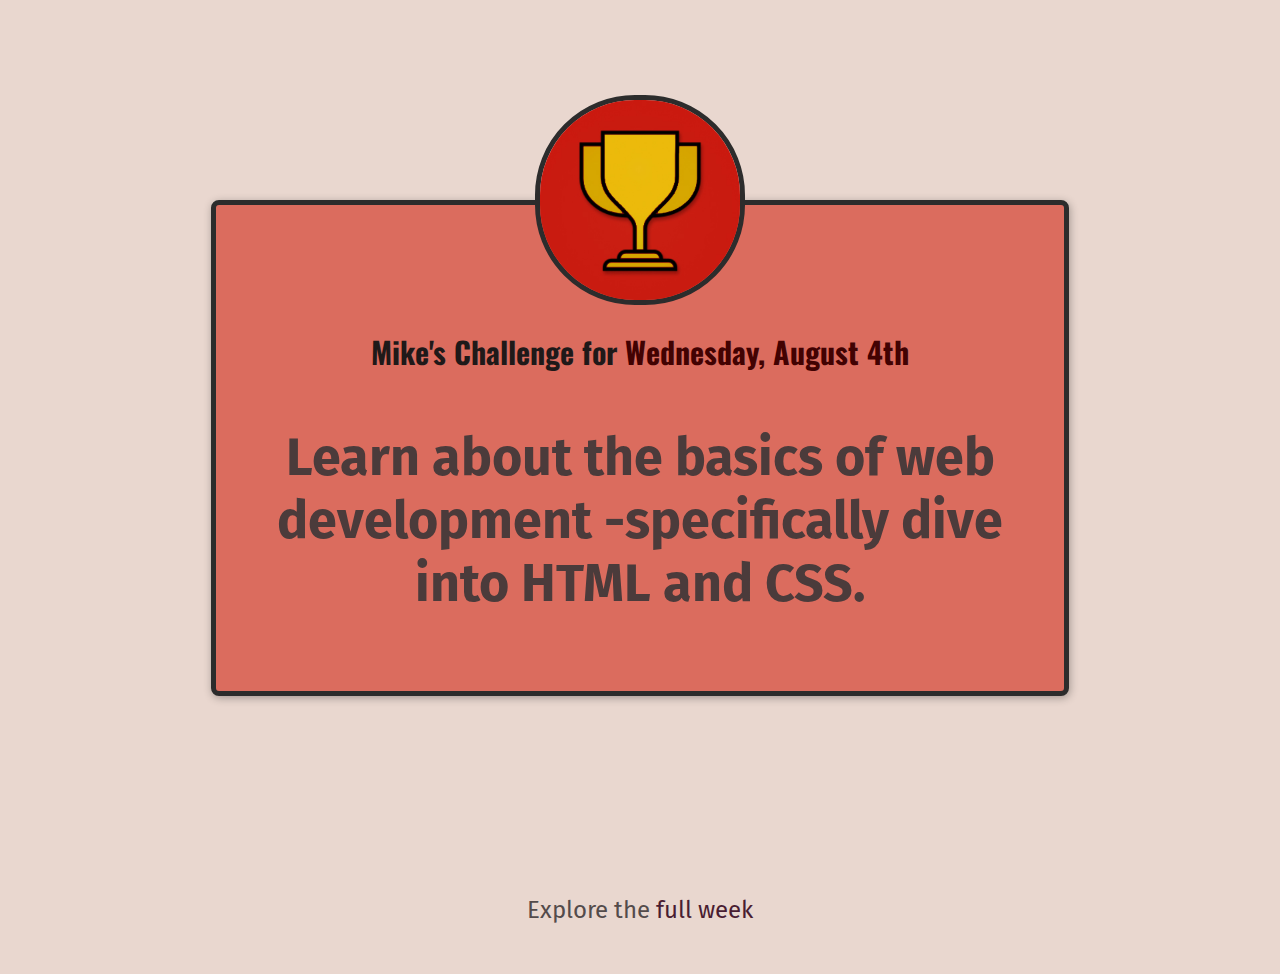
<file: index.html>
<!DOCTYPE html>
<html lang="en">

<head>
    <meta charset="UTF-8">
    <meta http-equiv="X-UA-Compatible" content="IE=edge">
    <meta name="viewport" content="width=device-width, initial-scale=1.0">
    <link rel="preconnect" href="https://fonts.googleapis.com">
    <link rel="preconnect" href="https://fonts.gstatic.com" crossorigin>
    <link
        href="https://fonts.googleapis.com/css2?family=Fira+Sans:wght@400;700&family=Oswald:wght@700&family=Poppins:ital,wght@0,300;0,400;0,600;0,700;1,700&display=swap"
        rel="stylesheet">
    <link rel="stylesheet" href="/styles/shared.css">
    <link rel="stylesheet" href="/styles/daily-challenge.css">
    <link rel="icon" href="/images/favicon.ico" type="image/x-icon">
    <title>My Daily Challenge</title>
</head>

<body>
    <main>
        <img src="/images/challenges-trophy.jpeg" alt="trophy">
        <h1>Mike's Challenge for <span>Wednesday, August 4th</span></h1>
        <p id="todays-challenge">Learn about the basics of
            web development -specifically dive into HTML and CSS.</p>

    </main>
    <footer>
        <p>Explore the
            <a href="full-week.html">full week</a></p>
    </footer>




</body>

</html>
</file>
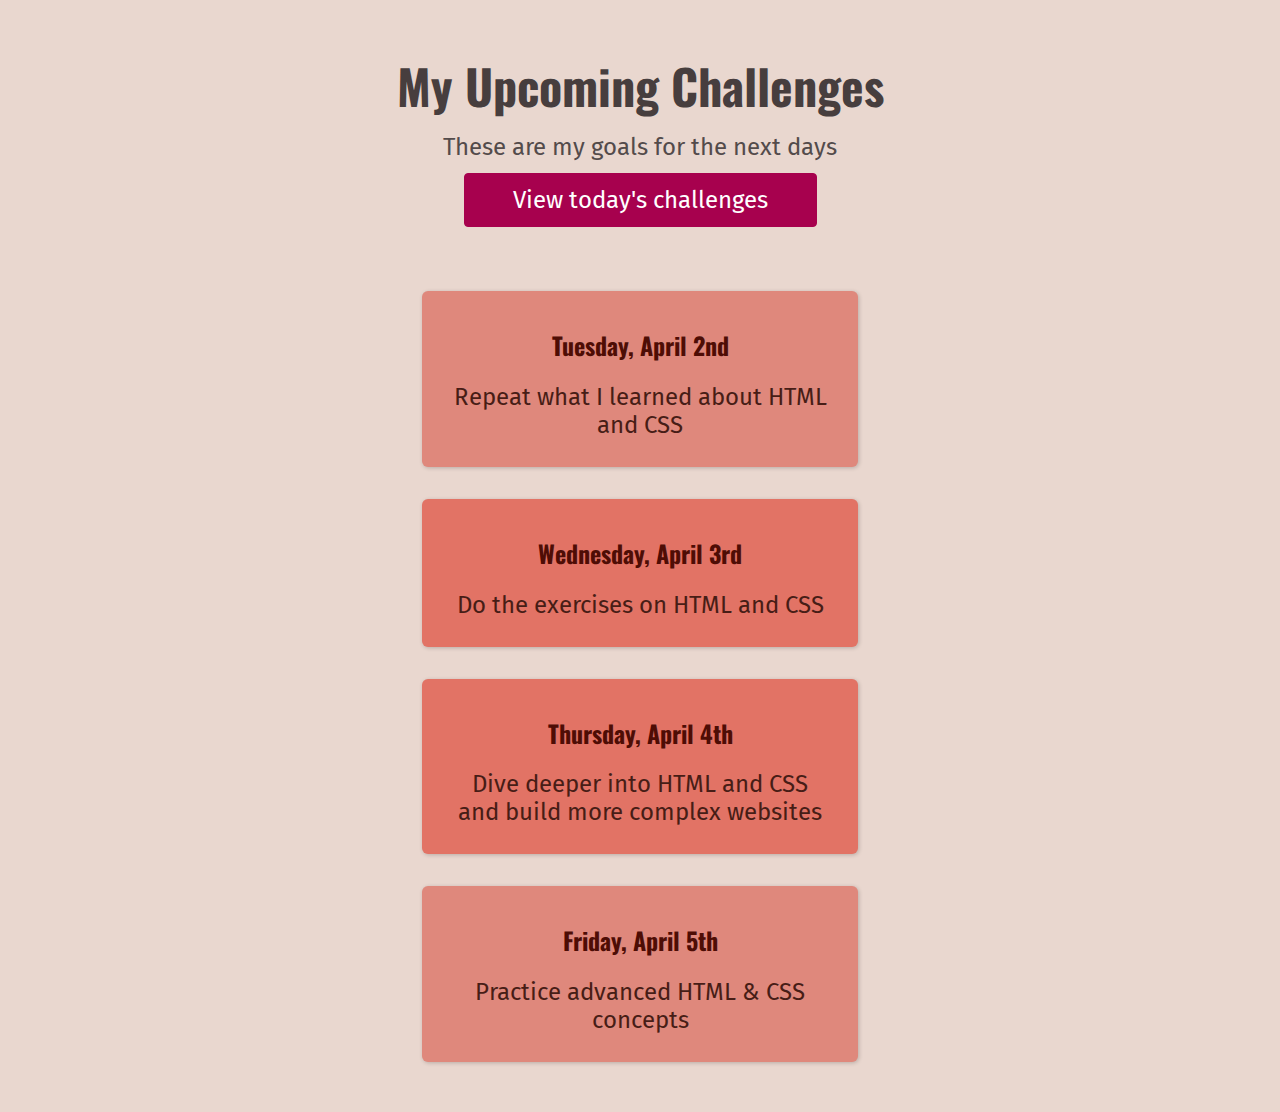
<file: full-week.html>
<!DOCTYPE html>
<html lang="en">

<head>
    <meta charset="UTF-8">
    <meta http-equiv="X-UA-Compatible" content="IE=edge">
    <meta name="viewport" content="width=device-width, initial-scale=1.0">
    <link rel="preconnect" href="https://fonts.googleapis.com">
    <link rel="preconnect" href="https://fonts.gstatic.com" crossorigin>
    <link
        href="https://fonts.googleapis.com/css2?family=Fira+Sans:wght@400;700&family=Oswald:wght@700&family=Poppins:ital,wght@0,300;0,400;0,600;0,700;1,700&display=swap"
        rel="stylesheet">
    <link rel="stylesheet" href="styles/shared.css">
    <link rel="stylesheet" href="styles/full-week.css">
    <link rel="icon" href="images/favicon.ico" type="image/x-icon">
    <title>My upcoming Challenges</title>
</head>

<body>
    <header>
        <h1>My Upcoming Challenges</h1>
        <p id="description">These are my goals for the next days</p>
        <a href="/">View today's challenges</a>
    </header>
    <main>
        <ol>
            <li>
                <h2>Tuesday, April 2nd</h2>
                <p>Repeat what I learned about HTML and CSS</p>
            </li>
            <li class="highlight-goal">
                <h2>Wednesday, April 3rd</h2>
                <p>Do the exercises on HTML and CSS</p>
            </li>
            <li class="highlight-goal">
                <h2>Thursday, April 4th</h2>
                <p>Dive deeper into HTML and CSS and build more complex websites</p>
            </li>
            <li>
                <h2>Friday, April 5th</h2>
                <p>Practice advanced HTML & CSS concepts</p>
            </li>
        </ol>

    </main>

</body>

</html>
</file>
<file: styles/shared.css>
body {
  margin: 75px;
  text-align: center;
  background-color: rgb(233, 215, 207);
  color: rgb(83, 75, 75);
  margin: 50px;
}
h1 {
  font-family: "Oswald", sans-serif;
}

p {
  font-family: "fira sans", sans-serif;
  font-size: 24px;
}

a {
  font-family: "fira sans", sans-serif;
  color: rgb(167, 1, 78);
  text-decoration: none;
}

a:hover {
  text-decoration: underline;
}
</file>
<file: styles/daily-challenge.css>
main {
  width: 800px;
  margin: 200px auto 200px auto;
  background-color: rgb(219, 108, 94);
  padding: 24px;
  border: 5px solid rgb(44, 44, 44);
  border-radius: 8px;
  box-shadow: 1px 2px 8px rgba(0, 0, 0, 0.3);
}

img {
  width: 200px;
  height: 200px;
  border-radius: 100px;
  border: 5px solid rgb(44, 44, 44);
  color: rgb(170, 96, 83);
  font-weight: bold;
  font-size: 52px;
  margin-top: -134px;
}

h1 {
  font-size: 30px;
  color: rgb(31, 25, 25);
}

a {
  color: rgb(73, 29, 50);
}

span {
  color: rgb(66, 2, 2);
}

#todays-challenge {
  color: rgb(75, 59, 59);
  font-weight: bold;
  font-size: 52px;
}
</file>
<file: styles/full-week.css>
header {
  margin-bottom: 64px;
}

h1 {
  font-size: 48px;
  color: rgb(71, 62, 62);
  margin: 0;
}

#description {
  margin: 12px 0;
}

/*header p {
  margin-bottom: 36px;
}*/

a {
  padding: 12px 48px;
  background-color: rgb(167, 1, 78);
  color: white;
  border: 1px solid rgb(167, 1, 78);
  border-radius: 4px;
  font-size: 24px;
  display: inline-block;
  margin: 0;
}

a:hover {
  background-color: rgb(180, 12, 90);
  text-decoration: none;
}

ol {
  list-style: none;
  width: 500px;
  margin: 36px auto 0 auto;
  padding: 0;
}

li {
  padding: 16px;
  box-shadow: 1px 1px 4px rgba(0, 0, 0, 0.2);
  margin: 32px;
  background-color: rgb(223, 136, 124);
  border-radius: 6px;
}

h2 {
  color: rgb(78, 13, 5);
  font-family: "Oswald", sans-serif;
}

main p {
  margin: 12px;
  color: rgb(71, 29, 22);
}

.highlight-goal {
  background-color: rgb(226, 115, 101);
}
</file>
